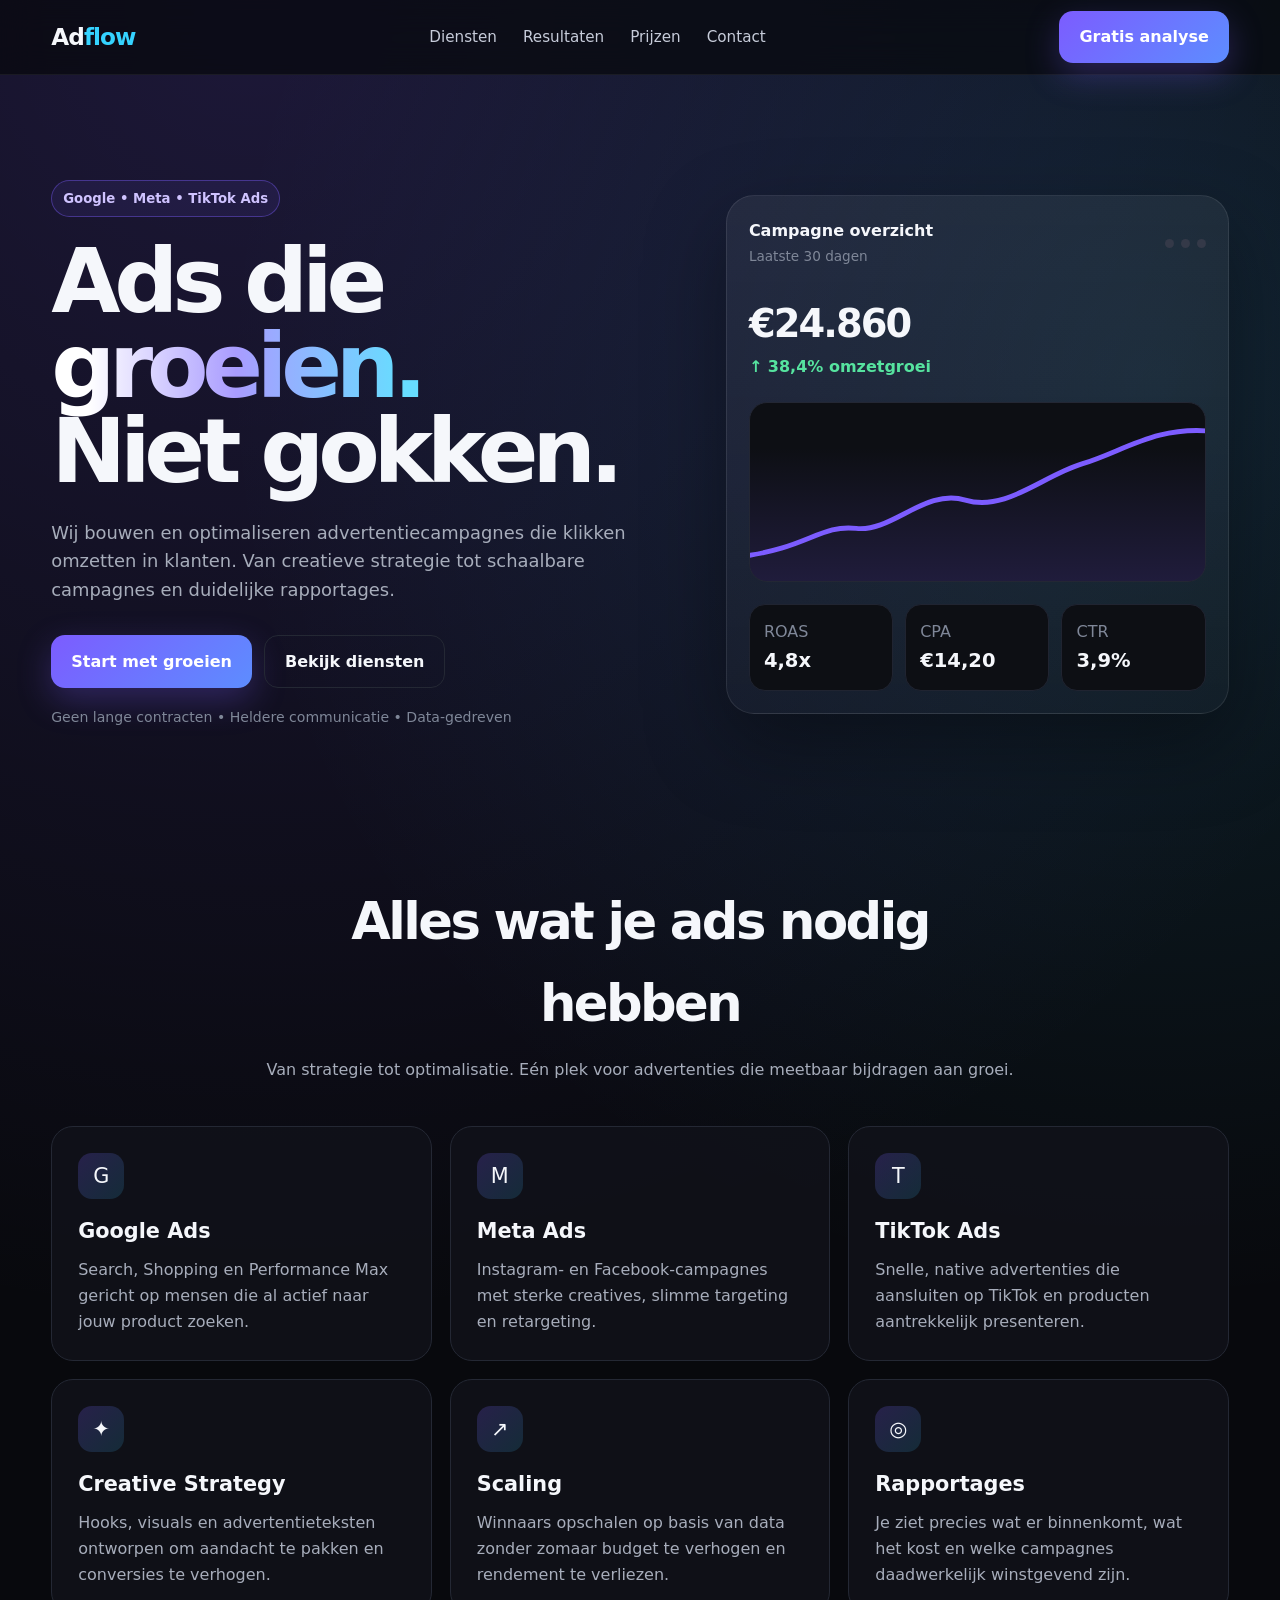
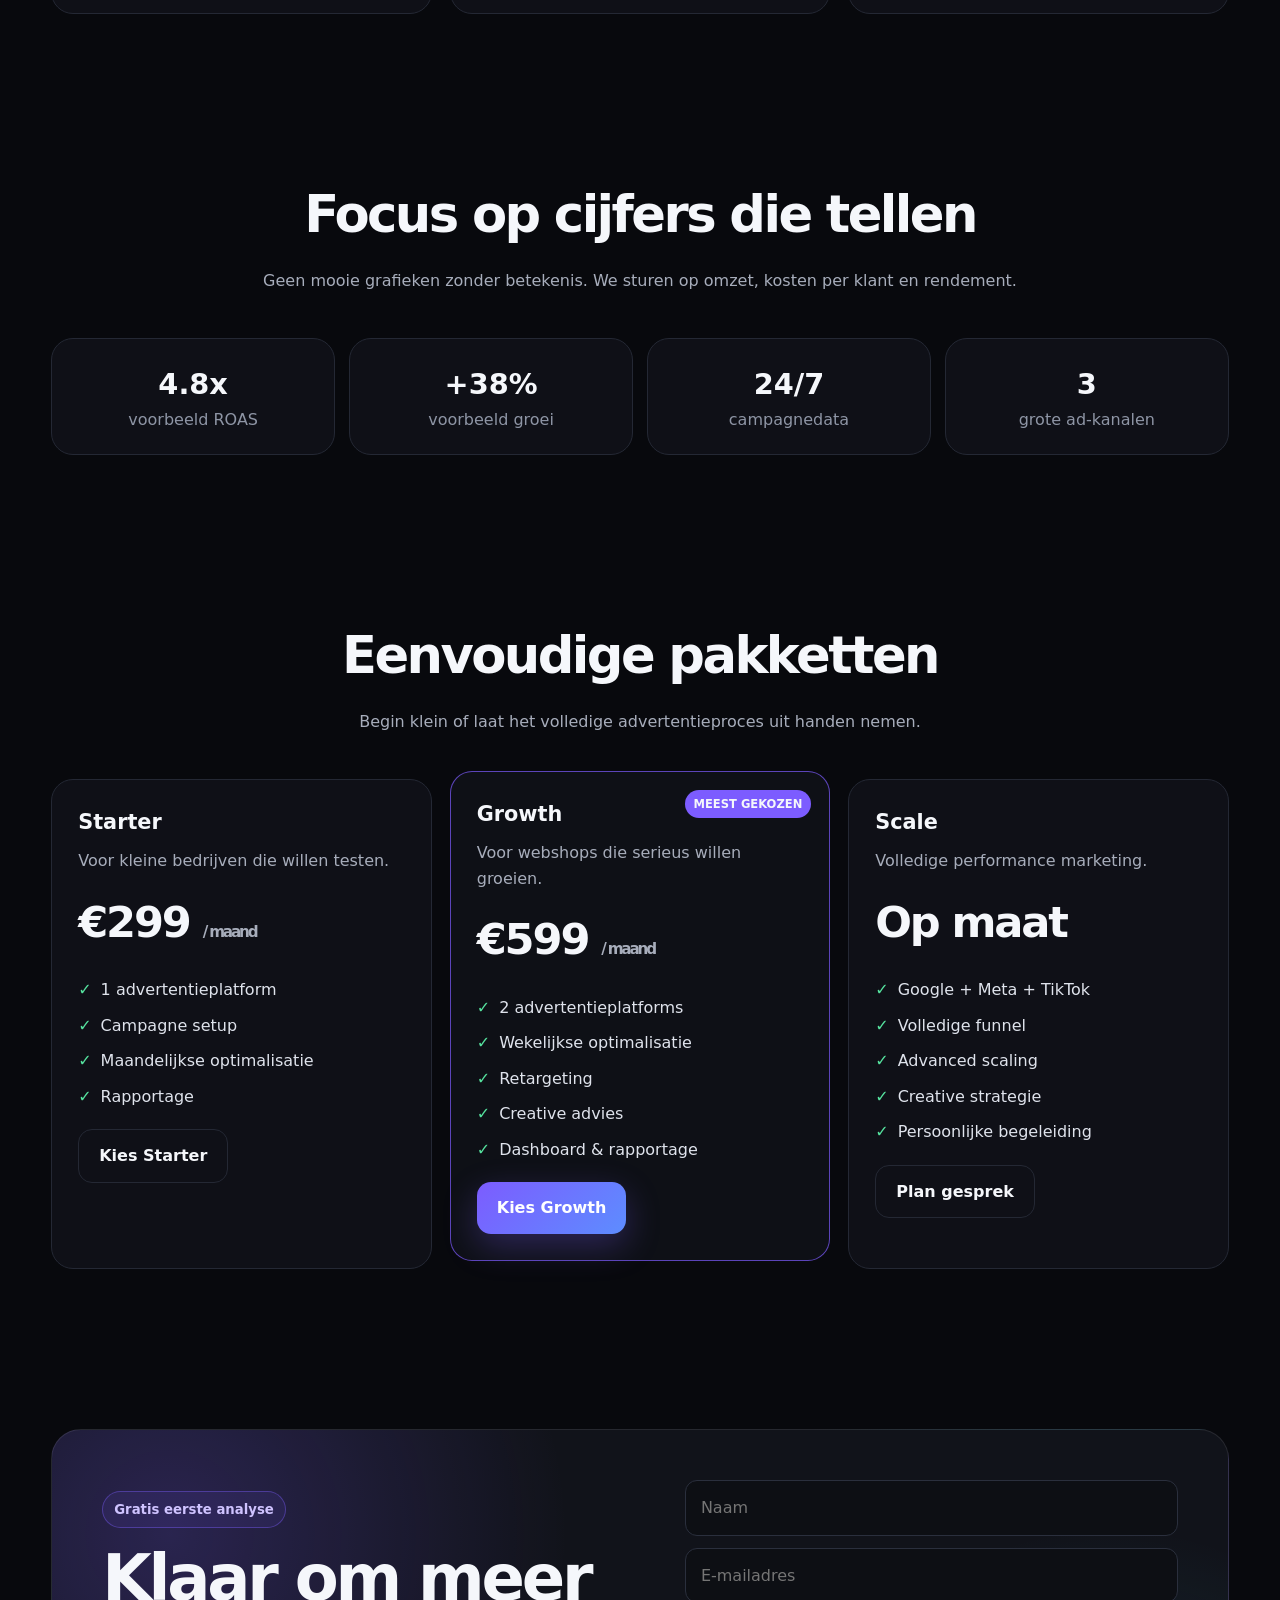
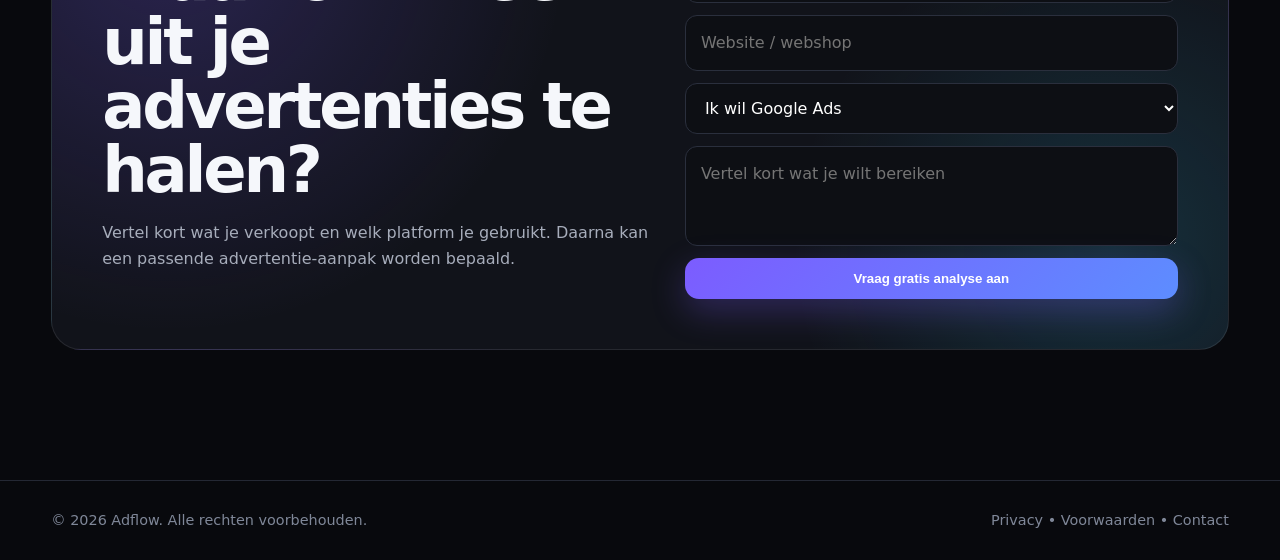
<file: Ads luca.html>
<!DOCTYPE html>
<html lang="nl">
<head>
  <meta charset="UTF-8" />
  <meta name="viewport" content="width=device-width, initial-scale=1.0" />
  <title>Adflow — Ads die verkopen</title>
  <meta name="description" content="Adflow helpt bedrijven groeien met converterende advertenties voor Google, Meta en TikTok." />
  <style>
    :root{
      --bg:#08090d;
      --card:#11131a;
      --soft:#171a22;
      --text:#f5f7fb;
      --muted:#a7adbb;
      --line:#242834;
      --accent:#7c5cff;
      --accent2:#35d3ff;
      --success:#56e39f;
      --max:1180px;
    }
    *{box-sizing:border-box}
    html{scroll-behavior:smooth}
    body{
      margin:0;
      font-family:Inter,ui-sans-serif,system-ui,-apple-system,BlinkMacSystemFont,"Segoe UI",sans-serif;
      background:
        radial-gradient(circle at 20% 0%, rgba(124,92,255,.18), transparent 34%),
        radial-gradient(circle at 90% 10%, rgba(53,211,255,.12), transparent 26%),
        var(--bg);
      color:var(--text);
      line-height:1.6;
    }
    a{text-decoration:none;color:inherit}
    .wrap{width:min(92%,var(--max));margin:auto}
    .nav{
      position:sticky;top:0;z-index:50;
      backdrop-filter:blur(16px);
      background:rgba(8,9,13,.72);
      border-bottom:1px solid rgba(255,255,255,.06);
    }
    .navin{height:74px;display:flex;align-items:center;justify-content:space-between;gap:24px}
    .brand{font-weight:900;letter-spacing:-.04em;font-size:1.45rem}
    .brand span{color:var(--accent2)}
    .links{display:flex;gap:26px;color:#c7ccda;font-size:.95rem}
    .btn{
      display:inline-flex;align-items:center;justify-content:center;
      padding:13px 20px;border-radius:14px;
      background:linear-gradient(135deg,var(--accent),#5d8dff);
      color:white;font-weight:800;border:0;cursor:pointer;
      box-shadow:0 12px 34px rgba(124,92,255,.28);
    }
    .btn.ghost{
      background:transparent;border:1px solid var(--line);box-shadow:none;color:var(--text)
    }
    .hero{padding:105px 0 72px}
    .hero-grid{display:grid;grid-template-columns:1.1fr .9fr;gap:60px;align-items:center}
    .eyebrow{
      display:inline-block;padding:7px 11px;border-radius:999px;
      border:1px solid rgba(124,92,255,.4);background:rgba(124,92,255,.09);
      color:#cfc3ff;font-weight:750;font-size:.83rem
    }
    h1{font-size:clamp(3rem,7vw,6.7rem);line-height:.95;letter-spacing:-.07em;margin:22px 0 24px}
    .grad{
      background:linear-gradient(90deg,#fff 10%,#a99cff 50%,#67ddff 95%);
      -webkit-background-clip:text;background-clip:text;color:transparent
    }
    .lead{font-size:1.12rem;color:var(--muted);max-width:640px}
    .actions{display:flex;gap:12px;flex-wrap:wrap;margin-top:30px}
    .micro{margin-top:18px;color:#7f8798;font-size:.88rem}
    .dash{
      background:linear-gradient(180deg,rgba(255,255,255,.06),rgba(255,255,255,.025));
      border:1px solid rgba(255,255,255,.09);
      border-radius:28px;padding:22px;
      box-shadow:0 30px 80px rgba(0,0,0,.35)
    }
    .dash-head{display:flex;justify-content:space-between;align-items:center;margin-bottom:24px}
    .dots{display:flex;gap:7px}.dot{width:9px;height:9px;border-radius:50%;background:#343948}
    .stat-big{font-size:2.4rem;font-weight:900;letter-spacing:-.05em}
    .positive{color:var(--success);font-weight:800}
    .chart{
      height:180px;border-radius:18px;margin:22px 0;
      background:
        linear-gradient(to top, rgba(124,92,255,.17), transparent 75%),
        url("data:image/svg+xml,%3Csvg width='600' height='220' xmlns='http://www.w3.org/2000/svg'%3E%3Cpath d='M5 190 C 90 180, 105 150, 150 155 S 235 105, 285 120 S 380 90, 430 75 S 520 28, 590 35' fill='none' stroke='%237c5cff' stroke-width='6' stroke-linecap='round'/%3E%3C/svg%3E") center/cover no-repeat,
        #0d0f14;
      border:1px solid #232734
    }
    .mini-grid{display:grid;grid-template-columns:repeat(3,1fr);gap:12px}
    .mini{background:#0d0f14;border:1px solid #202431;border-radius:16px;padding:14px}
    .mini b{display:block;font-size:1.22rem}
    section{padding:80px 0}
    .section-title{text-align:center;max-width:760px;margin:0 auto 44px}
    .section-title h2{font-size:clamp(2rem,4vw,3.5rem);letter-spacing:-.05em;margin:0 0 12px}
    .section-title p{color:var(--muted);margin:0}
    .grid3{display:grid;grid-template-columns:repeat(3,1fr);gap:18px}
    .card{
      background:rgba(17,19,26,.78);border:1px solid var(--line);border-radius:22px;padding:26px
    }
    .icon{
      width:46px;height:46px;border-radius:14px;display:grid;place-items:center;
      background:linear-gradient(135deg,rgba(124,92,255,.22),rgba(53,211,255,.14));
      font-size:1.3rem;margin-bottom:16px
    }
    .card h3{margin:0 0 9px;font-size:1.3rem}.card p{color:var(--muted);margin:0}
    .proof{
      display:grid;grid-template-columns:repeat(4,1fr);gap:14px;margin-top:30px
    }
    .proof .card{text-align:center;padding:22px}
    .proof strong{display:block;font-size:1.8rem}
    .pricing{display:grid;grid-template-columns:repeat(3,1fr);gap:18px}
    .price-card{position:relative}
    .featured{border-color:rgba(124,92,255,.7);transform:translateY(-8px)}
    .badge{
      position:absolute;right:18px;top:18px;padding:5px 9px;border-radius:999px;
      background:var(--accent);font-size:.72rem;font-weight:900
    }
    .price{font-size:2.7rem;font-weight:900;letter-spacing:-.05em;margin:14px 0 4px}
    .price span{font-size:.95rem;color:var(--muted);font-weight:600}
    .list{list-style:none;padding:0;margin:20px 0;color:#dfe3ec}
    .list li{margin:10px 0}.list li::before{content:"✓";color:var(--success);font-weight:900;margin-right:9px}
    .cta{
      border:1px solid rgba(255,255,255,.09);border-radius:30px;padding:50px;
      background:
        radial-gradient(circle at 10% 20%,rgba(124,92,255,.23),transparent 35%),
        radial-gradient(circle at 90% 80%,rgba(53,211,255,.15),transparent 28%),
        var(--card);
      display:grid;grid-template-columns:1fr .9fr;gap:35px;align-items:center
    }
    form{display:grid;gap:12px}
    input,textarea,select{
      width:100%;padding:14px 15px;border-radius:12px;border:1px solid #2a2f3d;
      background:#0d0f14;color:white;font:inherit;outline:none
    }
    textarea{min-height:100px;resize:vertical}
    footer{border-top:1px solid var(--line);padding:28px 0;color:#7f8798;font-size:.9rem;margin-top:50px}
    .footerin{display:flex;justify-content:space-between;gap:20px;flex-wrap:wrap}
    @media(max-width:900px){
      .hero-grid,.cta{grid-template-columns:1fr}
      .grid3,.pricing{grid-template-columns:1fr}
      .proof{grid-template-columns:repeat(2,1fr)}
      .links{display:none}
      .hero{padding-top:70px}
      .featured{transform:none}
    }
  </style>
</head>
<body>

<nav class="nav">
  <div class="wrap navin">
    <div class="brand">Ad<span>flow</span></div>
    <div class="links">
      <a href="#diensten">Diensten</a>
      <a href="#resultaten">Resultaten</a>
      <a href="#prijzen">Prijzen</a>
      <a href="#contact">Contact</a>
    </div>
    <a class="btn" href="#contact">Gratis analyse</a>
  </div>
</nav>

<header class="hero">
  <div class="wrap hero-grid">
    <div>
      <div class="eyebrow">Google • Meta • TikTok Ads</div>
      <h1>Ads die <span class="grad">groeien.</span><br>Niet gokken.</h1>
      <p class="lead">
        Wij bouwen en optimaliseren advertentiecampagnes die klikken omzetten in klanten.
        Van creatieve strategie tot schaalbare campagnes en duidelijke rapportages.
      </p>
      <div class="actions">
        <a class="btn" href="#contact">Start met groeien</a>
        <a class="btn ghost" href="#diensten">Bekijk diensten</a>
      </div>
      <div class="micro">Geen lange contracten • Heldere communicatie • Data-gedreven</div>
    </div>

    <div class="dash">
      <div class="dash-head">
        <div><b>Campagne overzicht</b><br><span style="color:#7f8798;font-size:.85rem">Laatste 30 dagen</span></div>
        <div class="dots"><span class="dot"></span><span class="dot"></span><span class="dot"></span></div>
      </div>
      <div class="stat-big">€24.860</div>
      <div class="positive">↑ 38,4% omzetgroei</div>
      <div class="chart"></div>
      <div class="mini-grid">
        <div class="mini"><span style="color:#7f8798">ROAS</span><b>4,8x</b></div>
        <div class="mini"><span style="color:#7f8798">CPA</span><b>€14,20</b></div>
        <div class="mini"><span style="color:#7f8798">CTR</span><b>3,9%</b></div>
      </div>
    </div>
  </div>
</header>

<section id="diensten">
  <div class="wrap">
    <div class="section-title">
      <h2>Alles wat je ads nodig hebben</h2>
      <p>Van strategie tot optimalisatie. Eén plek voor advertenties die meetbaar bijdragen aan groei.</p>
    </div>
    <div class="grid3">
      <div class="card">
        <div class="icon">G</div>
        <h3>Google Ads</h3>
        <p>Search, Shopping en Performance Max gericht op mensen die al actief naar jouw product zoeken.</p>
      </div>
      <div class="card">
        <div class="icon">M</div>
        <h3>Meta Ads</h3>
        <p>Instagram- en Facebook-campagnes met sterke creatives, slimme targeting en retargeting.</p>
      </div>
      <div class="card">
        <div class="icon">T</div>
        <h3>TikTok Ads</h3>
        <p>Snelle, native advertenties die aansluiten op TikTok en producten aantrekkelijk presenteren.</p>
      </div>
      <div class="card">
        <div class="icon">✦</div>
        <h3>Creative Strategy</h3>
        <p>Hooks, visuals en advertentieteksten ontworpen om aandacht te pakken en conversies te verhogen.</p>
      </div>
      <div class="card">
        <div class="icon">↗</div>
        <h3>Scaling</h3>
        <p>Winnaars opschalen op basis van data zonder zomaar budget te verhogen en rendement te verliezen.</p>
      </div>
      <div class="card">
        <div class="icon">◎</div>
        <h3>Rapportages</h3>
        <p>Je ziet precies wat er binnenkomt, wat het kost en welke campagnes daadwerkelijk winstgevend zijn.</p>
      </div>
    </div>
  </div>
</section>

<section id="resultaten">
  <div class="wrap">
    <div class="section-title">
      <h2>Focus op cijfers die tellen</h2>
      <p>Geen mooie grafieken zonder betekenis. We sturen op omzet, kosten per klant en rendement.</p>
    </div>
    <div class="proof">
      <div class="card"><strong>4.8x</strong><span style="color:#8e95a5">voorbeeld ROAS</span></div>
      <div class="card"><strong>+38%</strong><span style="color:#8e95a5">voorbeeld groei</span></div>
      <div class="card"><strong>24/7</strong><span style="color:#8e95a5">campagnedata</span></div>
      <div class="card"><strong>3</strong><span style="color:#8e95a5">grote ad-kanalen</span></div>
    </div>
  </div>
</section>

<section id="prijzen">
  <div class="wrap">
    <div class="section-title">
      <h2>Eenvoudige pakketten</h2>
      <p>Begin klein of laat het volledige advertentieproces uit handen nemen.</p>
    </div>
    <div class="pricing">
      <div class="card price-card">
        <h3>Starter</h3>
        <p>Voor kleine bedrijven die willen testen.</p>
        <div class="price">€299 <span>/ maand</span></div>
        <ul class="list">
          <li>1 advertentieplatform</li>
          <li>Campagne setup</li>
          <li>Maandelijkse optimalisatie</li>
          <li>Rapportage</li>
        </ul>
        <a class="btn ghost" href="#contact">Kies Starter</a>
      </div>

      <div class="card price-card featured">
        <div class="badge">MEEST GEKOZEN</div>
        <h3>Growth</h3>
        <p>Voor webshops die serieus willen groeien.</p>
        <div class="price">€599 <span>/ maand</span></div>
        <ul class="list">
          <li>2 advertentieplatforms</li>
          <li>Wekelijkse optimalisatie</li>
          <li>Retargeting</li>
          <li>Creative advies</li>
          <li>Dashboard & rapportage</li>
        </ul>
        <a class="btn" href="#contact">Kies Growth</a>
      </div>

      <div class="card price-card">
        <h3>Scale</h3>
        <p>Volledige performance marketing.</p>
        <div class="price">Op maat</div>
        <ul class="list">
          <li>Google + Meta + TikTok</li>
          <li>Volledige funnel</li>
          <li>Advanced scaling</li>
          <li>Creative strategie</li>
          <li>Persoonlijke begeleiding</li>
        </ul>
        <a class="btn ghost" href="#contact">Plan gesprek</a>
      </div>
    </div>
  </div>
</section>

<section id="contact">
  <div class="wrap">
    <div class="cta">
      <div>
        <div class="eyebrow">Gratis eerste analyse</div>
        <h2 style="font-size:clamp(2.2rem,5vw,4rem);line-height:1;letter-spacing:-.05em;margin:18px 0">
          Klaar om meer uit je advertenties te halen?
        </h2>
        <p style="color:var(--muted)">
          Vertel kort wat je verkoopt en welk platform je gebruikt. Daarna kan een passende advertentie-aanpak worden bepaald.
        </p>
      </div>
      <form onsubmit="event.preventDefault(); alert('Bedankt! Dit demoformulier is klaar om aan e-mail of een CRM gekoppeld te worden.');">
        <input required placeholder="Naam" />
        <input required type="email" placeholder="E-mailadres" />
        <input placeholder="Website / webshop" />
        <select>
          <option>Ik wil Google Ads</option>
          <option>Ik wil Meta Ads</option>
          <option>Ik wil TikTok Ads</option>
          <option>Ik wil meerdere kanalen</option>
        </select>
        <textarea placeholder="Vertel kort wat je wilt bereiken"></textarea>
        <button class="btn" type="submit">Vraag gratis analyse aan</button>
      </form>
    </div>
  </div>
</section>

<footer>
  <div class="wrap footerin">
    <div>© 2026 Adflow. Alle rechten voorbehouden.</div>
    <div>Privacy • Voorwaarden • Contact</div>
  </div>
</footer>

</body>
</html>
</file>
